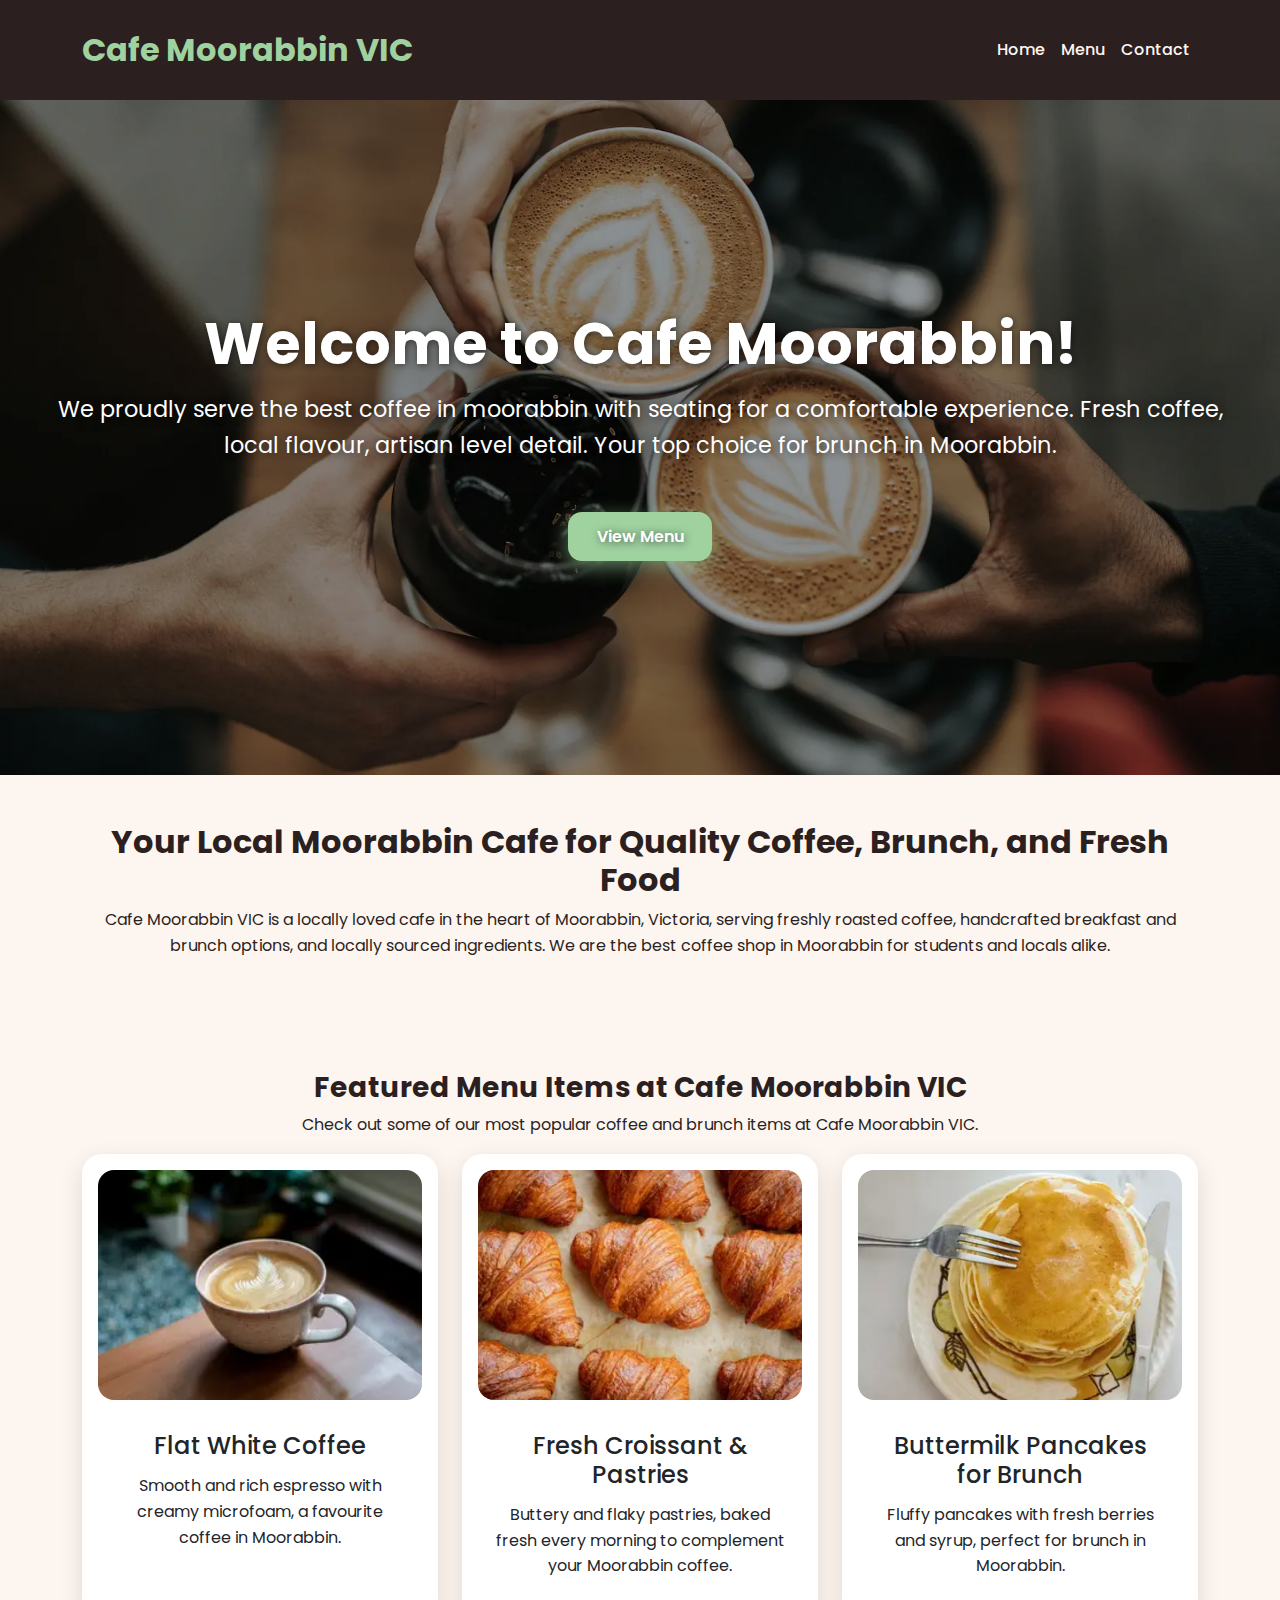
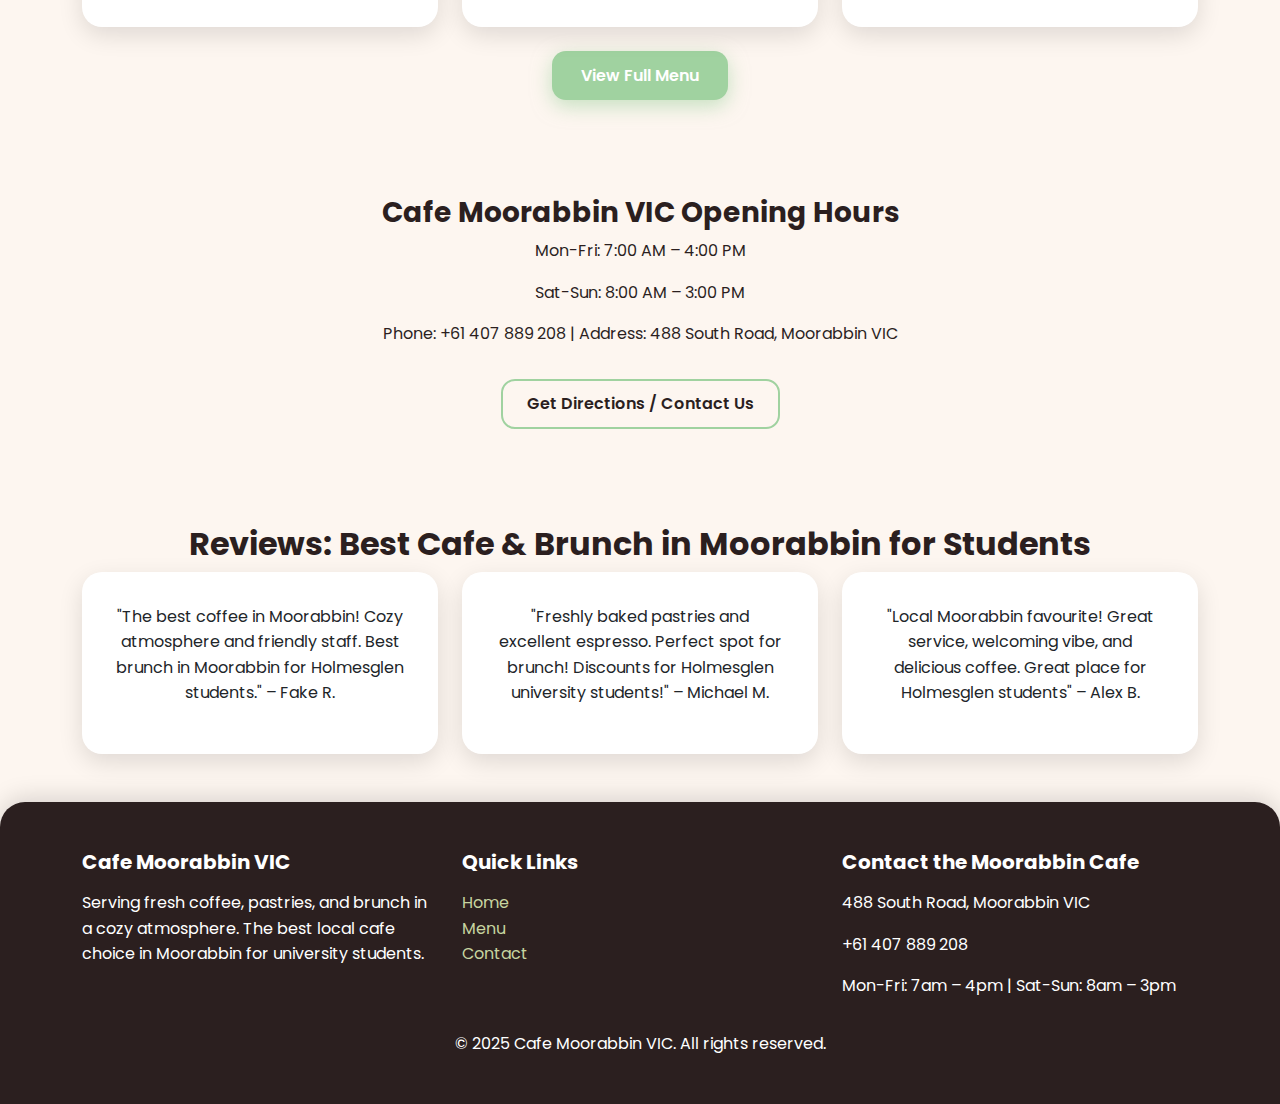
<file: index.html>
<!DOCTYPE html>
<html lang="en">
<head>
  <!-- Google tag (gtag.js) -->
<script async src="https://www.googletagmanager.com/gtag/js?id=G-DRFQWRZZQ4"></script>
<script>
  window.dataLayer = window.dataLayer || [];
  function gtag(){dataLayer.push(arguments);}
  gtag('js', new Date());

  gtag('config', 'G-DRFQWRZZQ4');
</script>
  <meta charset="UTF-8">
  <meta name="viewport" content="width=device-width, initial-scale=1.0">
  
  <title>Cafe Moorabbin VIC | Best Coffee & Brunch Shop</title>
    
  <meta name="keywords" content="Cafe Moorabbin VIC, Best Coffee Moorabbin, Moorabbin Brunch, Local Cafe Moorabbin, Breakfast Moorabbin, Coffee Shop Moorabbin, Specialty Coffee VIC, Moorabbin Cafe near Holmesglen">
  <meta name="description" content="Cafe Moorabbin VIC is your premier destination for the best coffee, fresh pastries, and delicious brunch in Moorabbin, Victoria. Visit our local cafe for breakfast near Holmesglen!">
  
  <link rel="preconnect" href="https://fonts.googleapis.com">
  <link rel="preconnect" href="https://fonts.gstatic.com" crossorigin>
  <link rel="preconnect" href="https://cdn.jsdelivr.net" crossorigin>
  <link href="https://cdn.jsdelivr.net/npm/bootstrap@5.3.3/dist/css/bootstrap.min.css" rel="stylesheet">
  <link href="https://fonts.googleapis.com/css2?family=Poppins:wght@300;500;700&display=swap" rel="stylesheet">
  <link href="styles.css" rel="stylesheet">
    
  <meta property="og:title" content="Cafe Moorabbin VIC – Best Coffee & Brunch Shop">
  <meta property="og:description" content="Serving fresh coffee and breakfast in a cozy atmosphere in Moorabbin.">
  <meta property="og:image" content="images/hero.webp">
  <meta property="og:url" content="https://michaelmclatchie.github.io/Cafe-Moorabbin-VIC/"> 
  <meta name="twitter:card" content="summary_large_image">
  

  
  <script src="structured-data.js"></script>
  </head>
  <body>
    <nav class="navbar navbar-expand-lg navbar-dark">
      <div class="container">
        <a class="navbar-brand" href="index.html">Cafe Moorabbin VIC</a>
        <button
          class="navbar-toggler"
          type="button"
          data-bs-toggle="collapse"
          data-bs-target="#navMenu"
        >
          <span class="navbar-toggler-icon"></span>
        </button>
        <div class="collapse navbar-collapse" id="navMenu">
          <ul class="navbar-nav ms-auto">
            <li class="nav-item">
              <a
                class="nav-link"
                href="index.html"
                title="Cafe Moorabbin VIC Home"
              >
                Home
              </a>
            </li>
            <li class="nav-item">
              <a
                class="nav-link"
                href="menu.html"
                title="View our full coffee, breakfast, and brunch menu at Cafe Moorabbin VIC"
              >
                Menu
              </a>
            </li>
            <li class="nav-item">
              <a
                class="nav-link"
                href="contact.html"
                title="Get directions or contact the best cafe in Moorabbin"
              >
                Contact
              </a>
            </li>
          </ul>
        </div>
      </div>
    </nav>

    <section class="hero">
      <img
        src="images/hero.webp"
        alt="Fresh coffee and local brunch at Cafe Moorabbin VIC"
        class="hero-img"
        fetchpriority="high"
      >
      <div
        class="hero-overlay d-flex flex-column justify-content-center align-items-center"
      >
        <h1>Welcome to Cafe Moorabbin!</h1>

        <p>
          We proudly serve the best coffee in moorabbin with seating for a comfortable experience. 
          Fresh coffee, local flavour, artisan level detail. Your top choice for brunch in Moorabbin.
        </p>

        <a
          href="menu.html"
          class="btn btn-primary mt-3"
          title="See our coffee and breakfast menu"
        >
          View Menu
        </a>
      </div>
    </section>

    <section class="about py-5 text-center">
      <div class="container">
        <h2>
          Your Local Moorabbin Cafe for Quality Coffee, Brunch, and Fresh Food
        </h2>

        <p>
          Cafe Moorabbin VIC is a locally loved cafe in the heart of Moorabbin,
          Victoria, serving freshly roasted coffee, handcrafted breakfast and
          brunch options, and locally sourced ingredients. We are the best coffee
          shop in Moorabbin for students and locals alike.
        </p>
      </div>
    </section>

    <main>
      <section class="featured-menu py-5 text-center">
        <div class="container">
          <h3>Featured Menu Items at Cafe Moorabbin VIC</h3>

          <p>
            Check out some of our most popular coffee and brunch items at Cafe
            Moorabbin VIC.
          </p>

          <div class="row g-4 justify-content-center">
            <div class="col-md-4">
              <div class="card h-100">
                <img
                  src="images/flatwhite.webp"
                  class="card-img-top"
                  alt="Flat White coffee with creamy microfoam at Cafe Moorabbin VIC"
                  loading="lazy"
                >
                <div class="card-body">
                  <h4>Flat White Coffee</h4>

                  <p>
                    Smooth and rich espresso with creamy microfoam, a favourite
                    coffee in Moorabbin.
                  </p>
                </div>
              </div>
            </div>

            <div class="col-md-4">
              <div class="card h-100">
                <img
                  src="images/croissant.webp"
                  class="card-img-top"
                  alt="Fresh Croissant with local butter at Cafe Moorabbin VIC"
                  loading="lazy"
                >
                <div class="card-body">
                  <h4>Fresh Croissant & Pastries</h4>

                  <p>
                    Buttery and flaky pastries, baked fresh every morning to
                    complement your Moorabbin coffee.
                  </p>
                </div>
              </div>
            </div>

            <div class="col-md-4">
              <div class="card h-100">
                <img
                  src="images/pancakes.webp"
                  class="card-img-top"
                  alt="Stack of Pancakes with local ingredients at Cafe Moorabbin VIC"
                  loading="lazy"
                >
                <div class="card-body">
                  <h4>Buttermilk Pancakes for Brunch</h4>

                  <p>
                    Fluffy pancakes with fresh berries and syrup, perfect for
                    brunch in Moorabbin.
                  </p>
                </div>
              </div>
            </div>
          </div>

          <div class="mt-4">
            <a
              href="menu.html"
              class="btn btn-primary"
              title="View our full coffee and breakfast menu at Cafe Moorabbin VIC"
            >
              View Full Menu
            </a>
          </div>
        </div>
      </section>

      <section class="hours py-5 text-center">
        <div class="container">
          <h3>Cafe Moorabbin VIC Opening Hours</h3>

          <p>Mon-Fri: 7:00 AM – 4:00 PM</p>

          <p>Sat-Sun: 8:00 AM – 3:00 PM</p>

          <p>Phone: +61 407 889 208 | Address: 488 South Road, Moorabbin VIC</p>

          <a
            href="contact.html"
            class="btn btn-outline-primary mt-3"
            title="Get directions or contact Cafe Moorabbin VIC"
          >
            Get Directions / Contact Us
          </a>
        </div>
      </section>

      <section class="reviews py-5 text-center">
        <div class="container">
          <h2>Reviews: Best Cafe & Brunch in Moorabbin for Students</h2>

          <div class="row g-4 justify-content-center">
            <div class="col-md-4">
              <div class="card h-100">
                <div class="card-body">
                  <p>
                    "The best coffee in Moorabbin! Cozy atmosphere and friendly
                    staff. Best brunch in Moorabbin for Holmesglen students." –
                    Fake R.
                  </p>
                </div>
              </div>
            </div>

            <div class="col-md-4">
              <div class="card h-100">
                <div class="card-body">
                  <p>
                    "Freshly baked pastries and excellent espresso. Perfect spot
                    for brunch! Discounts for Holmesglen university students!" –
                    Michael M.
                  </p>
                </div>
              </div>
            </div>

            <div class="col-md-4">
              <div class="card h-100">
                <div class="card-body">
                  <p>
                    "Local Moorabbin favourite! Great service, welcoming vibe,
                    and delicious coffee. Great place for Holmesglen students" –
                    Alex B.
                  </p>
                </div>
              </div>
            </div>
          </div>
        </div>
      </section>
      
    </main>

    <footer class="py-5">
      <div class="container">
        <div class="row">
          <div class="col-md-4">
            <h5>Cafe Moorabbin VIC</h5>

            <p>
              Serving fresh coffee, pastries, and brunch in a cozy atmosphere.
              The best local cafe choice in Moorabbin for university students.
            </p>
          </div>

          <div class="col-md-4">
            <h5>Quick Links</h5>

            <ul class="list-unstyled">
              <li>
                <a href="index.html" title="Cafe Moorabbin VIC Home">Home</a>
              </li>
              <li>
                <a href="menu.html" title="View our coffee and breakfast menu">
                  Menu
                </a>
              </li>
              <li>
                <a href="contact.html" title="Contact Cafe Moorabbin VIC">
                  Contact
                </a>
              </li>
            </ul>
          </div>

          <div class="col-md-4">
            <h5>Contact the Moorabbin Cafe</h5>

            <p>488 South Road, Moorabbin VIC</p>

            <p>+61 407 889 208</p>

            <p>Mon-Fri: 7am – 4pm | Sat-Sun: 8am – 3pm</p>
          </div>
        </div>

        <div class="text-center mt-3">© 2025 Cafe Moorabbin VIC. All rights reserved.</div>
      </div>
    </footer>
    <script src="https://cdn.jsdelivr.net/npm/bootstrap@5.3.3/dist/js/bootstrap.bundle.min.js"></script>
  </body>
</html>
</file>
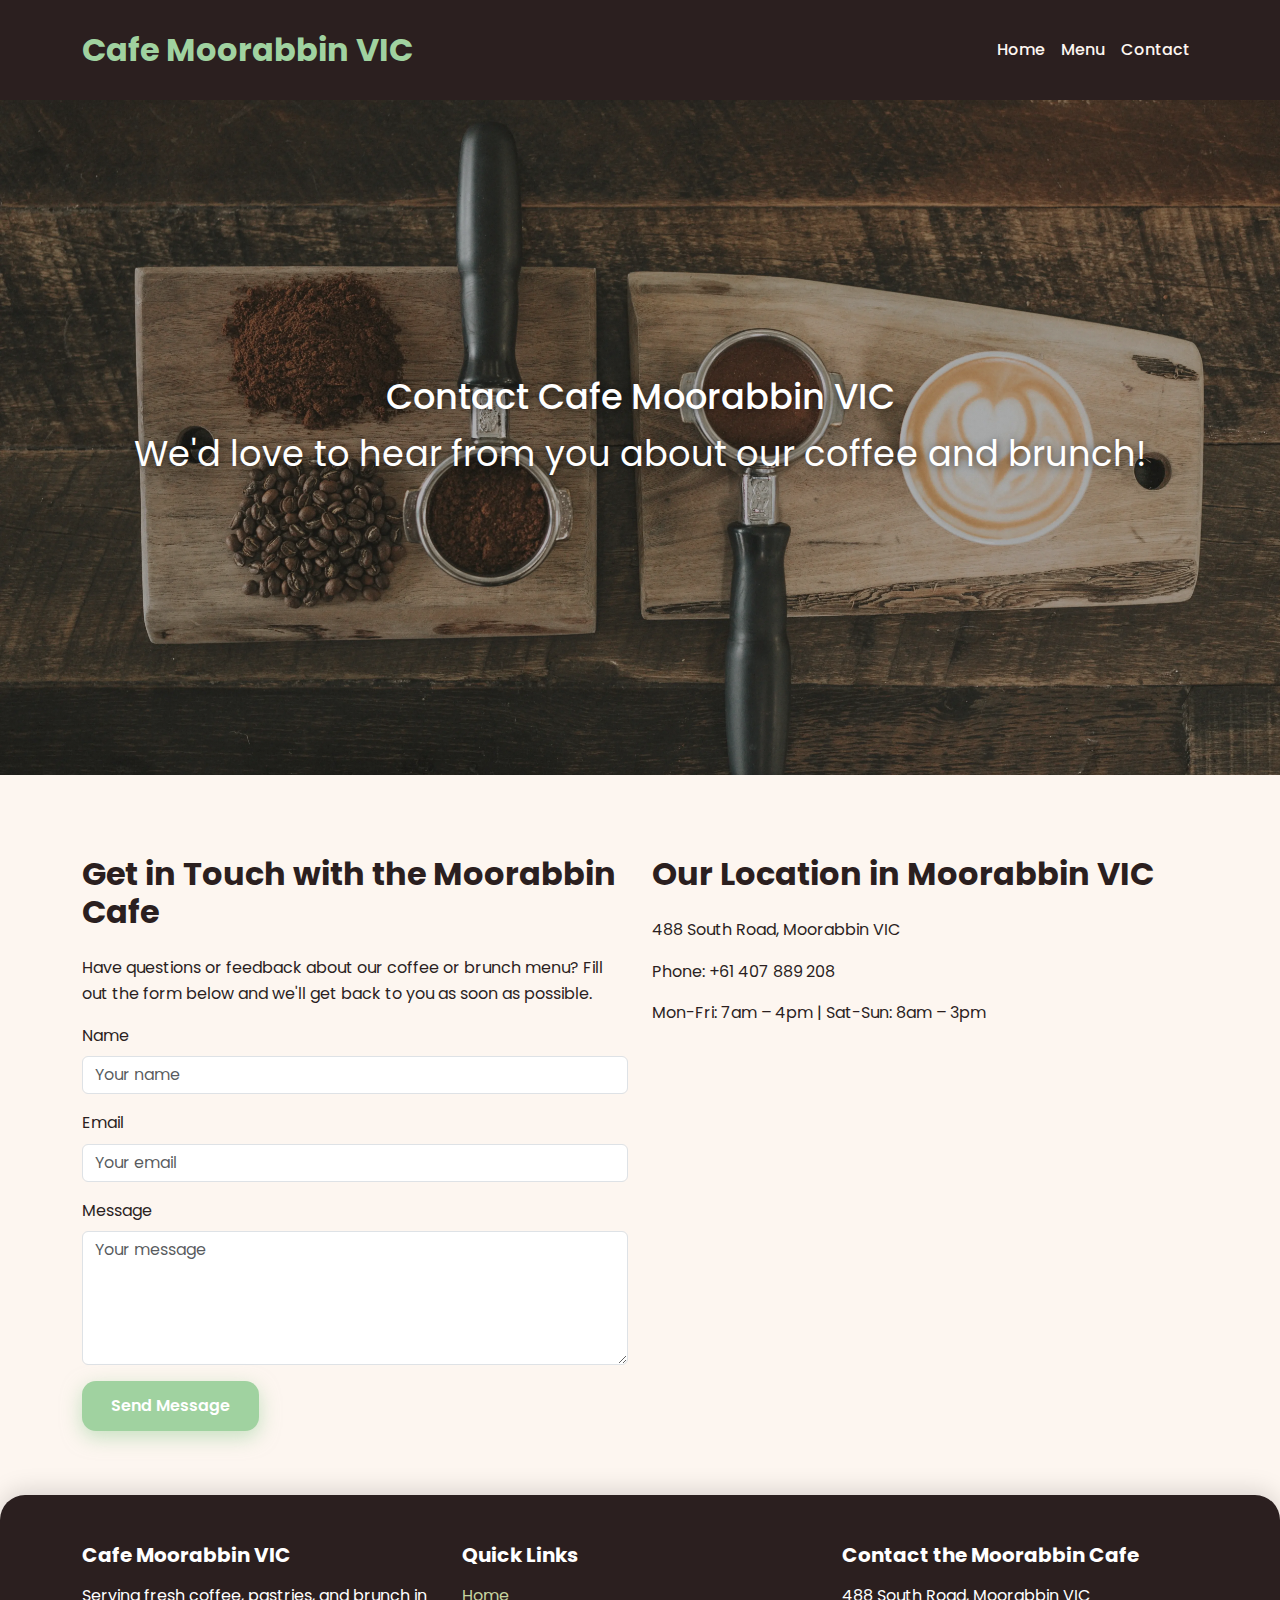
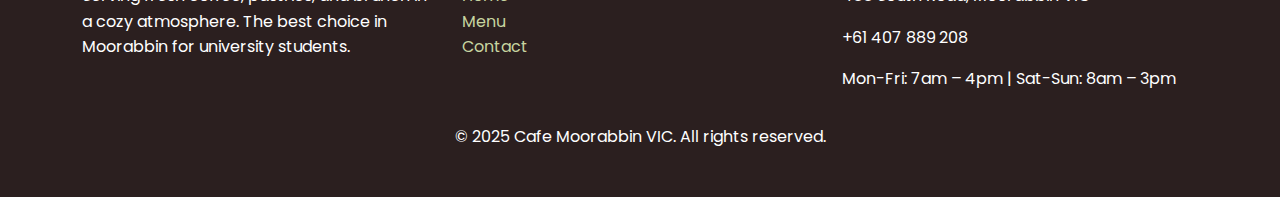
<file: contact.html>
<head>
  <script
    async
    src="https://www.googletagmanager.com/gtag/js?id=G-QWGPK06MHJ"
  ></script>
  <script>
    window.dataLayer = window.dataLayer || [];
    function gtag() {
      dataLayer.push(arguments);
    }
    gtag("js", new Date());

    gtag("config", "G-QWGPK06MHJ");
  </script>

  <meta charset="UTF-8" />
  <meta name="viewport" content="width=device-width, initial-scale=1.0" />
  <title>Contact Cafe Moorabbin VIC | Location, Hours, & Directions</title>
  <link rel="preconnect" href="https://fonts.googleapis.com" />
  <link rel="preconnect" href="https://fonts.gstatic.com" crossorigin />
  <link rel="preconnect" href="https://cdn.jsdelivr.net" crossorigin />
  <link
    href="https://cdn.jsdelivr.net/npm/bootstrap@5.3.3/dist/css/bootstrap.min.css"
    rel="stylesheet"
  />
  <link
    href="https://fonts.googleapis.com/css2?family=Poppins:wght@300;500;700&display=swap"
    rel="stylesheet"
  />
  <link href="styles.css" rel="stylesheet" />

  <meta
    name="keywords"
    content="Contact Cafe Moorabbin, Moorabbin Cafe Location, Moorabbin VIC Hours, Directions to Cafe Moorabbin, Coffee Shop Address Moorabbin, Local Cafe Contact VIC"
  />
  <meta
    name="description"
    content="Contact Cafe Moorabbin VIC for inquiries, feedback, or directions. Find our location at 488 South Road, Moorabbin VIC. Check our coffee and brunch shop hours!"
  />

  <meta
    property="og:title"
    content="Contact Cafe Moorabbin VIC – Location & Hours"
  />
  <meta
    property="og:description"
    content="Serving fresh coffee and brunch in Moorabbin. Find our address and opening times here."
  />
  <meta property="og:image" content="images/hero.webp" />
  <meta
    property="og:url"
    content="https://michaelmclatchie.github.io/Cafe-Moorabbin-VIC/contact.html"
  />
  <meta name="twitter:card" content="summary_large_image" />
  <meta
    name="google-site-verification"
    content="WJ7-raoKP0nRhhGsRPzMLyDR2n_7vGAlrpRdT4BSRjY"
  />
</head>
<body>
  <nav class="navbar navbar-expand-lg custom-nav navbar-dark">
    <div class="container">
      <a class="navbar-brand" href="index.html">Cafe Moorabbin VIC</a>
      <button
        class="navbar-toggler"
        type="button"
        data-bs-toggle="collapse"
        data-bs-target="#navMenu"
      >
        <span class="navbar-toggler-icon"></span>
      </button>
      <div class="collapse navbar-collapse" id="navMenu">
        <ul class="navbar-nav ms-auto">
          <li class="nav-item">
            <a class="nav-link" href="index.html">Home</a>
          </li>
          <li class="nav-item">
            <a class="nav-link" href="menu.html">Menu</a>
          </li>
          <li class="nav-item">
            <a class="nav-link" href="contact.html">Contact</a>
          </li>
        </ul>
      </div>
    </div>
  </nav>
  <section class="contact">
    <div class="container text-center">
      <div class="hero-overlay">
        <h1 class="textcolour">Contact Cafe Moorabbin VIC</h1>
        <p class="textcolour">
          We'd love to hear from you about our coffee and brunch!
        </p>
      </div>
    </div>
  </section>

  <section class="py-5">
    <div class="container">
      <div class="row g-4">
        <div class="col-md-6">
          <h2 class="fw-bold mb-4">Get in Touch with the Moorabbin Cafe</h2>
          <p>
            Have questions or feedback about our coffee or brunch menu? Fill out
            the form below and we'll get back to you as soon as possible.
          </p>
          <form>
            <div class="mb-3">
              <label for="name" class="form-label">Name</label>
              <input
                type="text"
                class="form-control"
                id="name"
                placeholder="Your name"
              />
            </div>
            <div class="mb-3">
              <label for="email" class="form-label">Email</label>
              <input
                type="email"
                class="form-control"
                id="email"
                placeholder="Your email"
              />
            </div>
            <div class="mb-3">
              <label for="message" class="form-label">Message</label>
              <textarea
                class="form-control"
                id="message"
                rows="5"
                placeholder="Your message"
              ></textarea>
            </div>
            <button type="submit" class="btn btn-primary">Send Message</button>
          </form>
        </div>

        <div class="col-md-6">
          <h2 class="fw-bold mb-4">Our Location in Moorabbin VIC</h2>
          <p>488 South Road, Moorabbin VIC</p>
          <p>Phone: +61 407 889 208</p>
          <p>Mon-Fri: 7am – 4pm | Sat-Sun: 8am – 3pm</p>
          <div class="mt-4 ratio ratio-16x9">
            <iframe
              src="https://www.google.com/maps/embed?pb=!1m18!1m12!1m3!1d3150.9619260708627!2d144.9341605156825!3d-37.95973997972185!2m3!1f0!2f0!3f0!3m2!1i1024!2i768!4f13.1!3m3!1m2!1s0x6ad652d1b6f0f231%3A0x5025673d0f6c310!2s488%20South%20Rd%2C%20Moorabbin%20VIC%203189%2C%20Australia!5e0!3m2!1sen!2sus!4v1700242000000!5m2!1sen!2sus"
              width="500"
              height="300"
              style="border: 0"
              allowfullscreen=""
              loading="lazy"
              referrerpolicy="no-referrer-when-downgrade"
            ></iframe>
          </div>
        </div>
      </div>
    </div>
  </section>

  <footer class="py-5 footer">
    <div class="container">
      <div class="row">
        <div class="col-md-4">
          <h5>Cafe Moorabbin VIC</h5>
          <p>
            Serving fresh coffee, pastries, and brunch in a cozy atmosphere. The
            best choice in Moorabbin for university students.
          </p>
        </div>
        <div class="col-md-4">
          <h5>Quick Links</h5>
          <ul class="list-unstyled">
            <li>
              <a href="index.html" title="Cafe Moorabbin VIC Home">Home</a>
            </li>
            <li>
              <a href="menu.html" title="View our coffee and breakfast menu"
                >Menu</a
              >
            </li>
            <li>
              <a href="contact.html" title="Contact Cafe Moorabbin VIC"
                >Contact</a
              >
            </li>
          </ul>
        </div>
        <div class="col-md-4">
          <h5>Contact the Moorabbin Cafe</h5>
          <p>488 South Road, Moorabbin VIC</p>
          <p>+61 407 889 208</p>
          <p>Mon-Fri: 7am – 4pm | Sat-Sun: 8am – 3pm</p>
          <div>
        </div>
      </div>
      <div class="text-center mt-3">
        © 2025 Cafe Moorabbin VIC. All rights reserved.
      </div>
    </div>
  </footer>
  <script src="https://cdn.jsdelivr.net/npm/bootstrap@5.3.3/dist/js/bootstrap.bundle.min.js"></script>
</body>
</html>
</file>
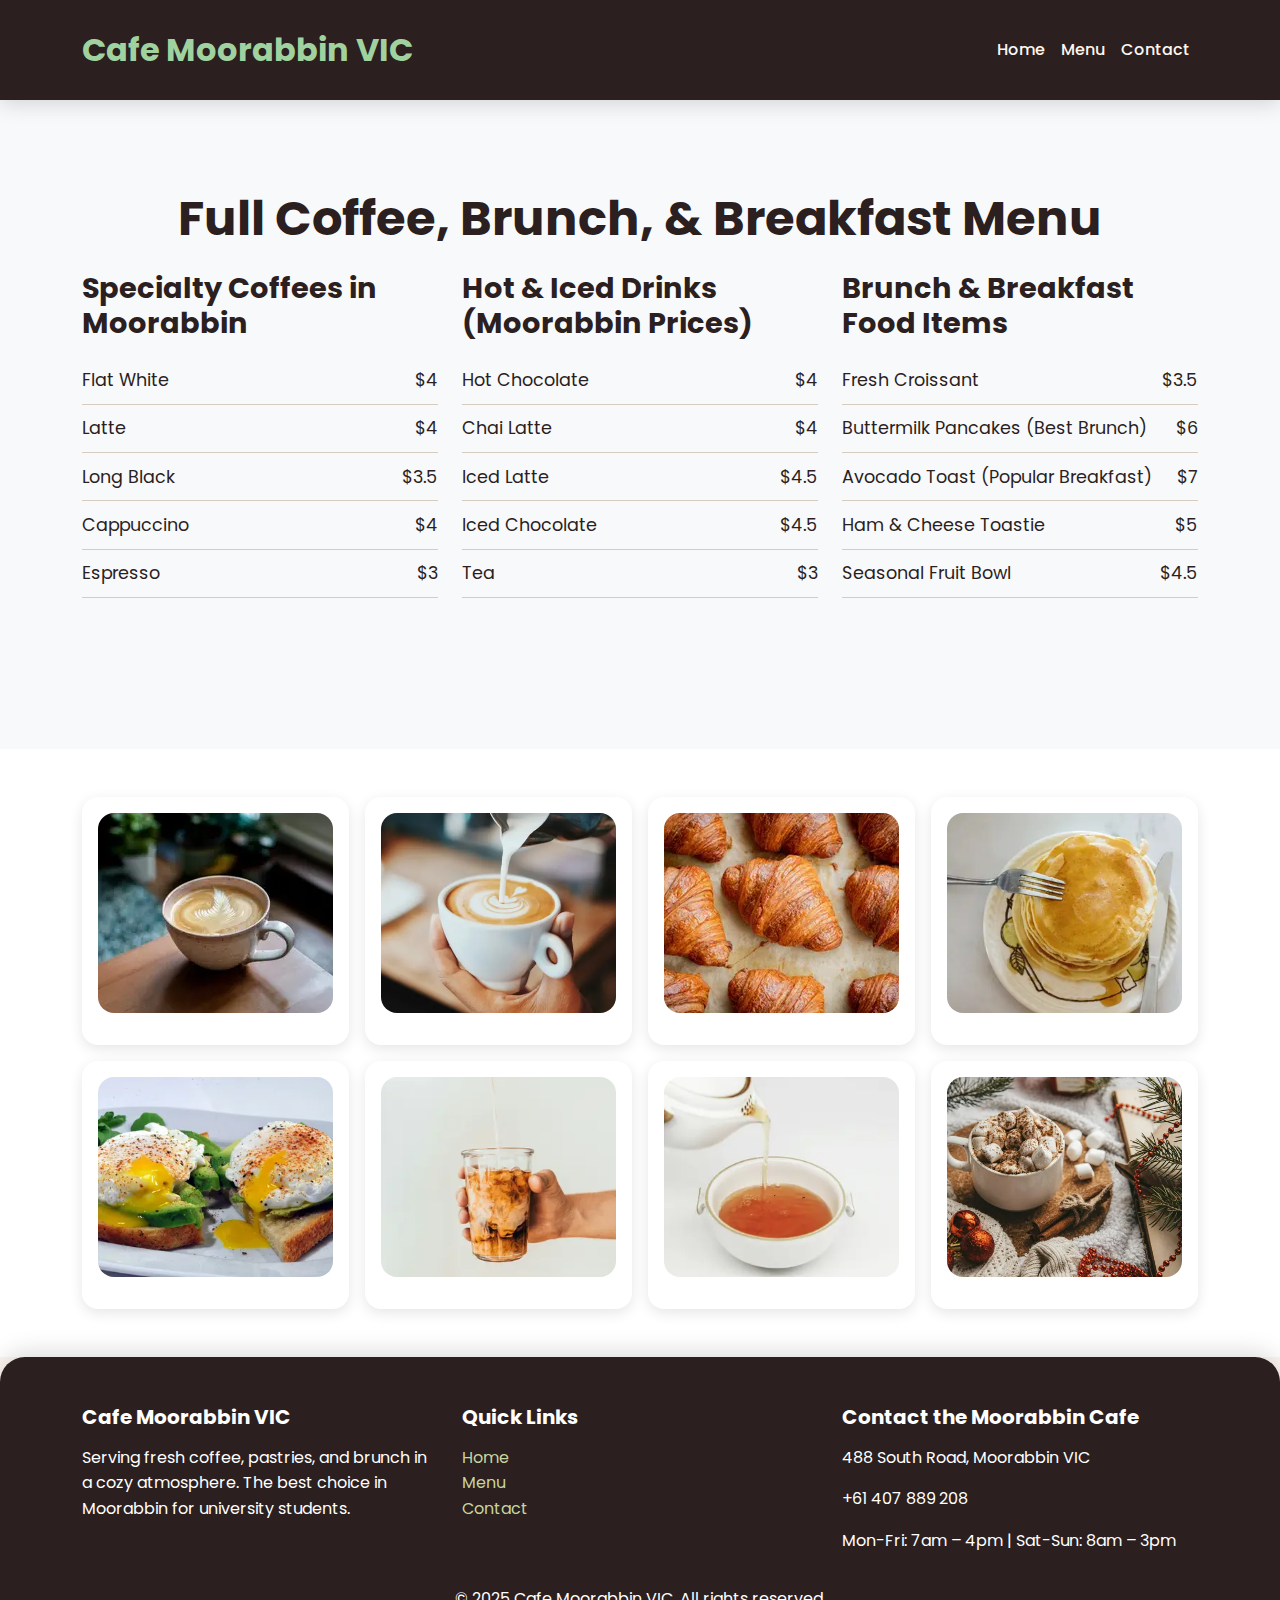
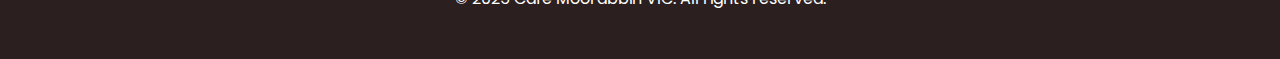
<file: menu.html>
<!DOCTYPE html>
<html lang="en">
<head>
  <!-- Google tag (gtag.js) -->
<script async src="https://www.googletagmanager.com/gtag/js?id=G-DRFQWRZZQ4"></script>
<script>
  window.dataLayer = window.dataLayer || [];
  function gtag(){dataLayer.push(arguments);}
  gtag('js', new Date());

  gtag('config', 'G-DRFQWRZZQ4');
</script>
  <meta charset="UTF-8">
  <meta name="viewport" content="width=device-width, initial-scale=1.0">
  <title>Full Menu: Coffee, Brunch, & Breakfast at Cafe Moorabbin VIC</title>
  <link rel="preconnect" href="https://fonts.googleapis.com">
  <link rel="preconnect" href="https://fonts.gstatic.com" crossorigin>
  <link rel="preconnect" href="https://cdn.jsdelivr.net" crossorigin>
  <link href="https://cdn.jsdelivr.net/npm/bootstrap@5.3.3/dist/css/bootstrap.min.css" rel="stylesheet">
  <link href="https://fonts.googleapis.com/css2?family=Poppins:wght@300;500;700&display=swap" rel="stylesheet">
  <link href="styles.css" rel="stylesheet">
  
  <meta name="keywords" content="Moorabbin Cafe Menu, Brunch Menu Moorabbin, Coffee Prices VIC, Breakfast Menu Moorabbin, Pancakes Moorabbin, Iced Latte Moorabbin, Croissant Price Moorabbin">
  <meta name="description" content="View the full menu for Cafe Moorabbin VIC, featuring the best coffee, all-day brunch, classic breakfast items, and competitive prices in Moorabbin, VIC.">
  
  <meta property="og:title" content="Cafe Moorabbin VIC – Full Menu of Coffee & Brunch">
  <meta property="og:description" content="Serving fresh coffee, pastries, and brunch in a cozy atmosphere in Moorabbin.">
  <meta property="og:image" content="images/hero.webp">
  <meta property="og:url" content="https://michaelmclatchie.github.io/Cafe-Moorabbin-VIC/menu.html">
  <meta name="twitter:card" content="summary_large_image">
  


  </head>
  <body>
    <nav class="navbar navbar-expand-lg navbar-dark">
      <div class="container">
        <a class="navbar-brand" href="index.html">Cafe Moorabbin VIC</a>
        <button
          class="navbar-toggler"
          type="button"
          data-bs-toggle="collapse"
          data-bs-target="#navMenu"
        >
          <span class="navbar-toggler-icon"></span>
        </button>
        <div class="collapse navbar-collapse" id="navMenu">
          <ul class="navbar-nav ms-auto">
            <li class="nav-item">
              <a class="nav-link" href="index.html">Home</a>
            </li>
            <li class="nav-item">
              <a class="nav-link" href="menu.html">Menu</a>
            </li>
            <li class="nav-item">
              <a class="nav-link" href="contact.html">Contact</a>
            </li>
          </ul>
        </div>
      </div>
    </nav>

    <section class="menu bg-light">
      <div class="container">
        <h1 class="text-center mb-4 fw-bold">
          Full Coffee, Brunch, & Breakfast Menu
        </h1>

        <div class="row g-4">
          <div class="col-md-4">
            <h3 class="mb-3">Specialty Coffees in Moorabbin</h3>
            <ul class="list-unstyled">
              <li class="d-flex justify-content-between">
                <span>Flat White</span><span>$4</span>
              </li>
              <li class="d-flex justify-content-between">
                <span>Latte</span><span>$4</span>
              </li>
              <li class="d-flex justify-content-between">
                <span>Long Black</span><span>$3.5</span>
              </li>
              <li class="d-flex justify-content-between">
                <span>Cappuccino</span><span>$4</span>
              </li>
              <li class="d-flex justify-content-between">
                <span>Espresso</span><span>$3</span>
              </li>
            </ul>
          </div>

          <div class="col-md-4">
            <h3 class="mb-3">Hot & Iced Drinks (Moorabbin Prices)</h3>
            <ul class="list-unstyled">
              <li class="d-flex justify-content-between">
                <span>Hot Chocolate</span><span>$4</span>
              </li>
              <li class="d-flex justify-content-between">
                <span>Chai Latte</span><span>$4</span>
              </li>
              <li class="d-flex justify-content-between">
                <span>Iced Latte</span><span>$4.5</span>
              </li>
              <li class="d-flex justify-content-between">
                <span>Iced Chocolate</span><span>$4.5</span>
              </li>
              <li class="d-flex justify-content-between">
                <span>Tea</span><span>$3</span>
              </li>
            </ul>
          </div>

          <div class="col-md-4">
            <h3 class="mb-3">Brunch & Breakfast Food Items</h3>
            <ul class="list-unstyled">
              <li class="d-flex justify-content-between">
                <span>Fresh Croissant</span><span>$3.5</span>
              </li>
              <li class="d-flex justify-content-between">
                <span>Buttermilk Pancakes (Best Brunch)</span><span>$6</span>
              </li>
              <li class="d-flex justify-content-between">
                <span>Avocado Toast (Popular Breakfast)</span><span>$7</span>
              </li>
              <li class="d-flex justify-content-between">
                <span>Ham & Cheese Toastie</span><span>$5</span>
              </li>
              <li class="d-flex justify-content-between">
                <span>Seasonal Fruit Bowl</span><span>$4.5</span>
              </li>
            </ul>
          </div>
        </div>
      </div>
    </section>
    <div class="menu-gallery py-5">
      <div class="container">
        <div class="row g-3">
          <div class="col-sm-6 col-md-4 col-lg-3">
            <div class="card">
              <img
                src="images/flatwhite.webp"
                class="card-img-top"
                alt="Flat White coffee at Cafe Moorabbin VIC Menu"
              />
            </div>
          </div>
          <div class="col-sm-6 col-md-4 col-lg-3">
            <div class="card">
              <img
                src="images/latte.webp"
                class="card-img-top"
                alt="Latte at Cafe Moorabbin VIC Menu"
              />
            </div>
          </div>
          <div class="col-sm-6 col-md-4 col-lg-3">
            <div class="card">
              <img
                src="images/croissant.webp"
                class="card-img-top"
                alt="Fresh Croissant from the Brunch Menu at Cafe Moorabbin VIC"
              />
            </div>
          </div>
          <div class="col-sm-6 col-md-4 col-lg-3">
            <div class="card">
              <img
                src="images/pancakes.webp"
                class="card-img-top"
                alt="Buttermilk Pancakes on the Moorabbin Brunch Menu"
              />
            </div>
          </div>
          <div class="col-sm-6 col-md-4 col-lg-3">
            <div class="card">
              <img
                src="images/avotoast.webp"
                class="card-img-top"
                alt="Avocado Toast on the Breakfast Menu at Cafe Moorabbin VIC"
              />
            </div>
          </div>
          <div class="col-sm-6 col-md-4 col-lg-3">
            <div class="card">
              <img
                src="images/icedlatte.webp"
                class="card-img-top"
                alt="Iced Latte on the Cold Drinks Menu at Cafe Moorabbin VIC"
              />
            </div>
          </div>
          <div class="col-sm-6 col-md-4 col-lg-3">
            <div class="card">
              <img
                src="images/tea.webp"
                class="card-img-top"
                alt="Tea on the Hot Drinks Menu at Cafe Moorabbin VIC"
              />
            </div>
          </div>
          <div class="col-sm-6 col-md-4 col-lg-3">
            <div class="card">
              <img
                src="images/choccy.webp"
                class="card-img-top"
                alt="Hot Chocolate on the Menu at Cafe Moorabbin VIC"
              />
            </div>
          </div>
        </div>
      </div>
    </div>

    <footer class="py-5">
      <div class="container">
        <div class="row">
          <div class="col-md-4">
            <h5>Cafe Moorabbin VIC</h5>
            <p>
              Serving fresh coffee, pastries, and brunch in a cozy atmosphere.
              The best choice in Moorabbin for university students.
            </p>
          </div>
          <div class="col-md-4">
            <h5>Quick Links</h5>
            <ul class="list-unstyled">
              <li>
                <a href="index.html" title="Cafe Moorabbin VIC Home">Home</a>
              </li>
              <li>
                <a href="menu.html" title="View our coffee and breakfast menu"
                  >Menu</a
                >
              </li>
              <li>
                <a href="contact.html" title="Contact Cafe Moorabbin VIC"
                  >Contact</a
                >
              </li>
            </ul>
          </div>
          <div class="col-md-4">
            <h5>Contact the Moorabbin Cafe</h5>
            <p>488 South Road, Moorabbin VIC</p>
            <p>+61 407 889 208</p>
            <p>Mon-Fri: 7am – 4pm | Sat-Sun: 8am – 3pm</p>
          </div>
        </div>
        <div class="text-center mt-3">
          © 2025 Cafe Moorabbin VIC. All rights reserved.
        </div>
      </div>
    </footer>
    <script src="https://cdn.jsdelivr.net/npm/bootstrap@5.3.3/dist/js/bootstrap.bundle.min.js"></script>
  </body>
</html>
</file>
<file: styles.css>
body {
    font-family: 'Poppins', sans-serif;
    background-color: #fdf6f0;
    color: #2b1f1f;
    line-height: 1.6;
    scroll-behavior: smooth;
}

.navbar {
    background: #2b1f1f;
    padding: 1.2rem 0;
    box-shadow: 0 4px 20px rgba(0,0,0,0.15);
}

.navbar-brand {
    color: #a0d2a0;
    font-size: 2rem;
    font-weight: 700;
    transition: color 0.3s;
}

.navbar-brand:hover { color: #ffffff; }

.nav-link {
    color: #fdf6f0;
    font-weight: 500;
    padding: 0.5rem 1rem;
    position: relative;
    transition: color 0.3s;
}

.nav-link::after {
    content: '';
    position: absolute;
    width: 0%;
    height: 2px;
    background-color: #a0d2a0;
    left: 0;
    bottom: 0;
    transition: width 0.3s;
}

.nav-link:hover::after { width: 100%; }
.nav-link:hover { color: #a0d2a0; }
.nav-link.active { font-weight: 700; color: #a0d2a0; }

.hero {
    position: relative;
    min-height: 75vh;
    display: flex;
    justify-content: center;
    align-items: center;
    text-align: center;
    overflow: hidden;
}

.hero-img {
    position: absolute;
    inset: 0;
    width: 100%;
    height: 100%;
    object-fit: cover;
    filter: brightness(65%) contrast(1.1);
    transition: transform 0.5s ease;
}

.hero-overlay {
    position: relative;
    z-index: 2;
    color: #ffffff;
    text-shadow: 1px 1px 8px rgba(0,0,0,0.6);
    padding: 0 2rem;
}

.hero h1 {
    font-size: 3.6rem;
    margin-bottom: 1rem;
    font-weight: 700;
    line-height: 1.1;
}

.hero p {
    font-size: 1.4rem;
    margin-bottom: 2rem;
}

.btn-primary {
    background-color: #a0d2a0;
    color: #ffffff;
    border: none;
    border-radius: 14px;
    padding: 0.8rem 1.8rem;
    font-weight: 600;
    box-shadow: 0 6px 20px rgba(160,210,160,0.6);
    transition: transform 0.2s, box-shadow 0.3s;
}

.btn-primary:hover {
    transform: translateY(-2px);
    box-shadow: 0 10px 25px rgba(160,210,160,0.7);
}

.btn-outline-primary {
    border: 2px solid #a0d2a0;
    color: #2b1f1f;
    border-radius: 14px;
    padding: 0.7rem 1.5rem;
    font-weight: 600;
    transition: all 0.3s;
}

.btn-outline-primary:hover {
    background-color: #a0d2a0;
    color: #ffffff;
}

section { padding: 5rem 0; }

.card {
    background-color: #ffffff;
    border-radius: 20px;
    border: none;
    padding: 1rem;
    box-shadow: 0 8px 25px rgba(0,0,0,0.12);
    transition: transform 0.3s ease, box-shadow 0.3s ease;
}

.card:hover {
    transform: translateY(-10px);
    box-shadow: 0 16px 40px rgba(0,0,0,0.2);
}

.card-img-top {
    height: 230px;
    object-fit: cover;
    border-radius: 16px;
    margin-bottom: 1rem;
}

h2, h3 {
    color: #2b1f1f;
    font-weight: 700;
}

h4 { font-size: 1.5rem; margin-bottom: 0.8rem; }

p { margin-bottom: 1rem; }

footer {
    background-color: #2b1f1f;
    color: #ffffff;
    padding-top: 3rem;
    padding-bottom: 2rem;
    border-top-left-radius: 25px;
    border-top-right-radius: 25px;
    box-shadow: 0 -4px 25px rgba(0,0,0,0.15);
}

footer a {
    color: #c7d5a0;
    text-decoration: none;
    transition: color 0.3s;
}

footer a:hover { color: #ffffff; }

@media (max-width: 992px) {
    .hero h1 { font-size: 3rem; }
    .hero p { font-size: 1.2rem; }
}

@media (max-width: 768px) {
    section { padding: 3rem 1rem; }
    .card-img-top { height: 200px; }
}

.contact {
    background: url('images/contact.webp') center/cover no-repeat;
    min-height: 70vh;
    display: flex;
    justify-content: center;
    align-items: center;
    text-align: center;
    position: relative;
    margin-bottom: 2rem;
}

.contact::before {
    content: "";
    position: absolute;
    inset: 0;
    background-color: rgba(60,47,47,0.3);
}

.contact .container { 
    position: relative; z-index: 2; 
    color: #ffffff;
    text-shadow: 1px 1px 8px rgba(0,0,0,0.6);
}

.textcolour { 
    color:white; font-size: 2.2rem; 
}

.menu { 
    padding-top: 10vh !important; padding-bottom: 15vh !important; font-size: 1.5rem; 
}

.menu h2, .menu h3 {
    font-size: 70px; 
}
.menu h4 { 
    font-size: 40px; 
}

.menu {
  background: #f8f3e7;
  padding: 5rem 0;
}

.menu h1 {
  font-size: 3rem;
  font-weight: 700;
  color: #2b1f1f;
  margin-bottom: 3rem;
}

.menu h3 {
  font-size: 1.8rem;
  font-weight: 700;
  margin-bottom: 1rem;
  color: #2b1f1f;
}

.menu ul {
  list-style: none;
  padding: 0;
}

.menu ul li {
  display: flex;
  justify-content: space-between;
  padding: 0.6rem 0;
  font-size: 1.1rem;
  color: #2b1f1f;
  border-bottom: 1px solid #d6cbbf;
  transition: background 0.2s;
}

.menu ul li:hover {
  background: rgba(160,210,160,0.35);
  border-radius: 8px;
  padding-left: 0.5rem;
  padding-right: 0.5rem;
}

.menu-gallery {
  background: #ffffff;
  padding: 5rem 0;
}

.menu-gallery .card {
  border-radius: 16px;
  overflow: hidden;
  box-shadow: 0 4px 14px rgba(0,0,0,0.1);
  transition: transform 0.3s, box-shadow 0.3s;
}

.menu-gallery .card img {
  width: 100%;
  height: 200px;
  object-fit: cover;
}

.menu-gallery .card:hover {
  transform: scale(1.05);
  box-shadow: 0 8px 24px rgba(0,0,0,0.15);
}

footer {
  background: #2b1f1f;
  color: #ffffff;
}

footer h5 {
  font-weight: 700;
  margin-bottom: 1rem;
}

footer a {
  color: #c7d5a0;
  text-decoration: none;
}

footer a:hover {
  color: #ffffff;
  text-decoration: underline;
}

.contact {
    background: url('images/contact.webp') center/cover no-repeat;
    min-height: 75vh;
    display: flex;
    justify-content: center;
    align-items: center;
    text-align: center;
    position: relative;
    margin-bottom: 2rem;
    overflow: hidden;
}

.contact::before {
    content: "";
    position: absolute;
    inset: 0;
    background: linear-gradient(rgba(60,47,47,0.3), rgba(60,47,47,0.3));
    z-index: 1;
}

.contact h1, .contact h2, .contact h3, .contact p {
    color: #ffffff;
}

.contact .btn-primary {
    background-color: #a0d2a0;
    color: #ffffff;
    border: none;
    border-radius: 14px;
    padding: 0.8rem 1.8rem;
    font-weight: 600;
    box-shadow: 0 6px 20px rgba(160,210,160,0.6);
    transition: transform 0.2s, box-shadow 0.3s;
}

.contact .btn-primary:hover {
    transform: translateY(-2px);
    box-shadow: 0 10px 25px rgba(160,210,160,0.7);
}
#menuflavour{
    font-size: 20px;
    padding: 40px;
}
</file>
